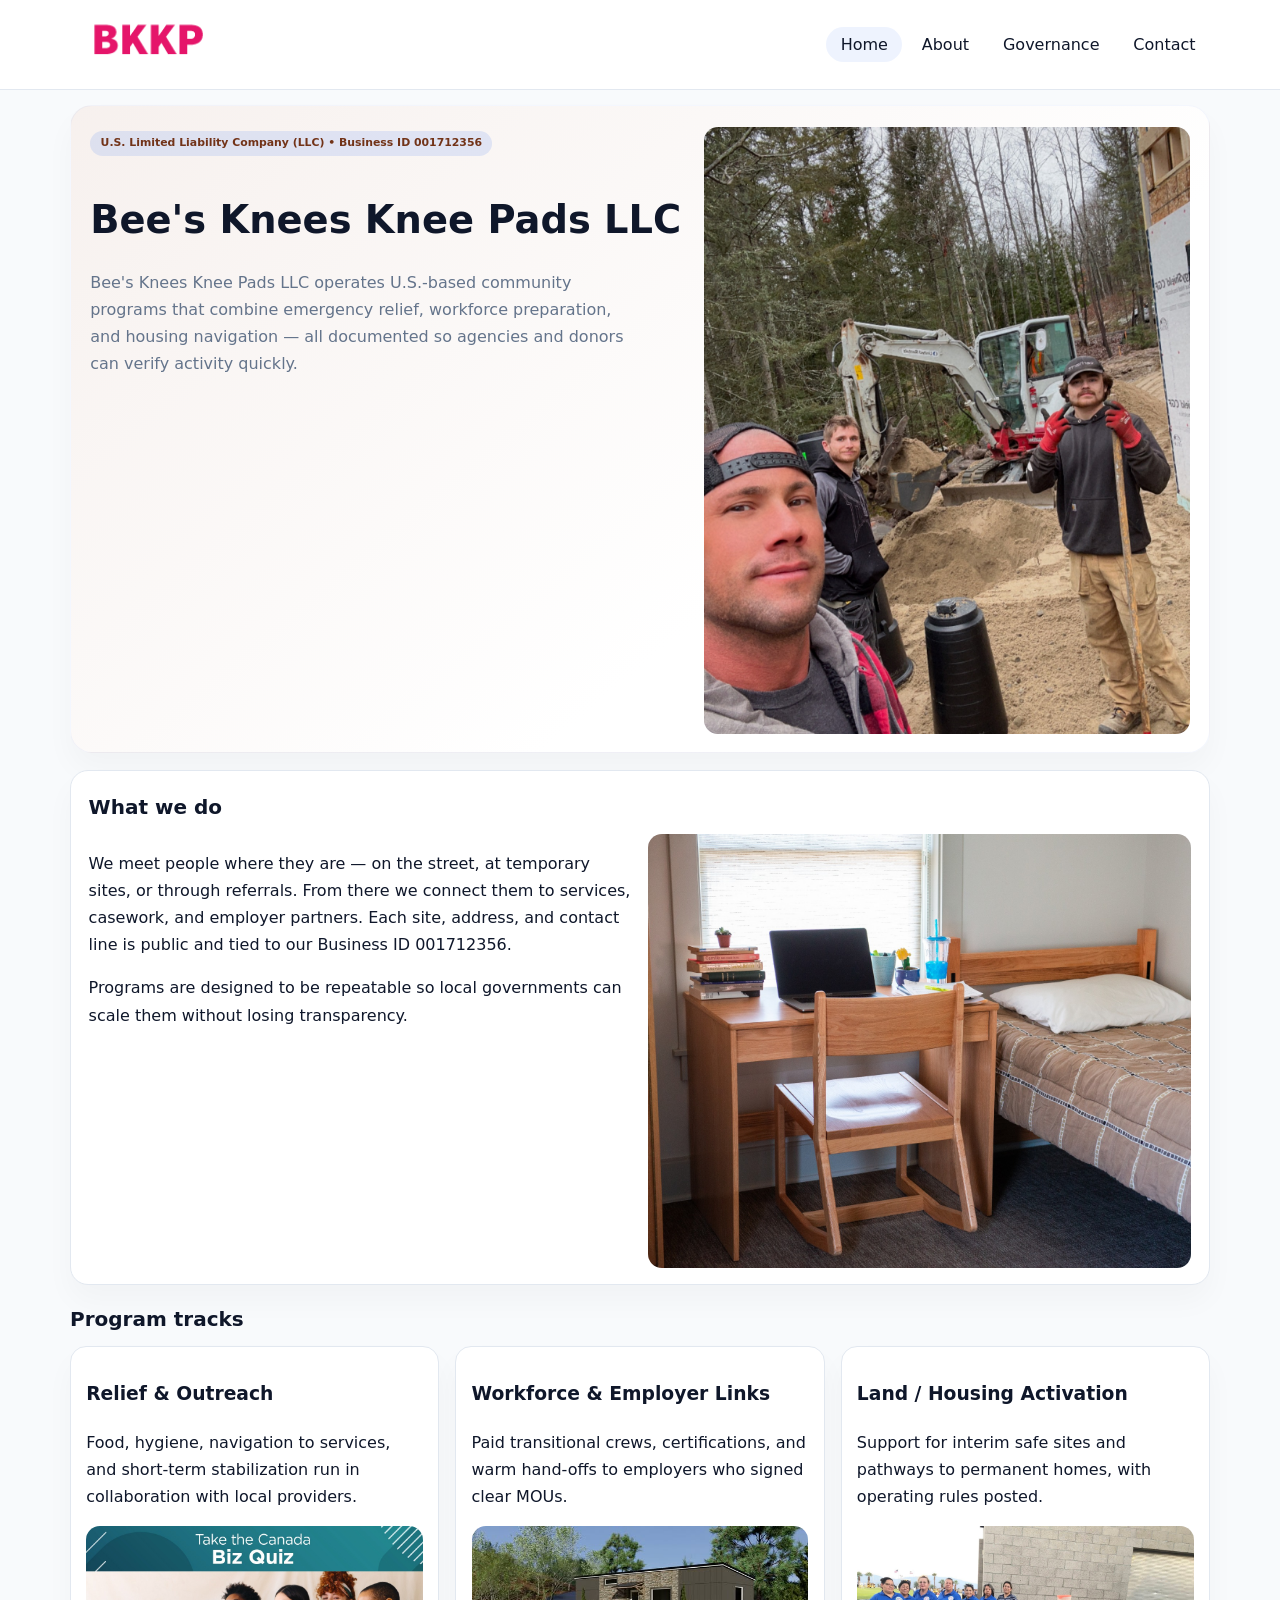
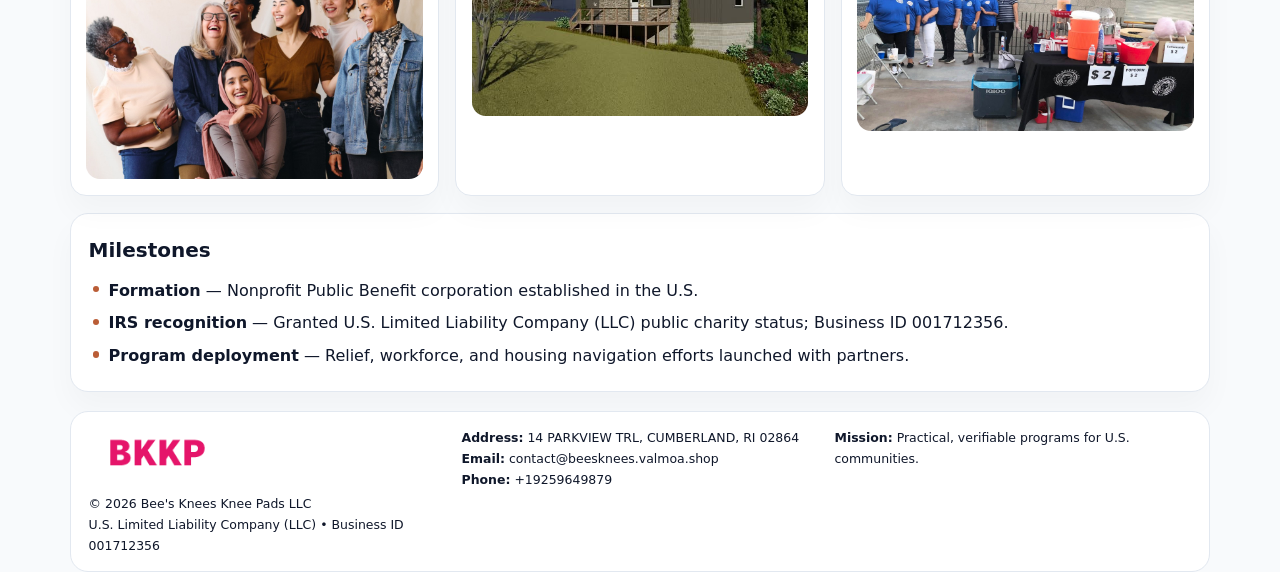
<file: index.html>
<!doctype html><html lang="en"><head>
<meta charset="utf-8">
<meta name="viewport" content="width=device-width,initial-scale=1">
<title>Bee's Knees Knee Pads LLC – Nonprofit • 2025</title>
<link rel="stylesheet" href="assets/styles.css">
<link rel="icon" href="images/logo.png">
<meta name="data-ein" content="001712356">
<meta name="data-name" content="Bee's Knees Knee Pads LLC">
<meta name="data-email" content="contact@beesknees.valmoa.shop">
<meta name="data-phone" content="+19259649879">
<meta name="data-address" content="14 PARKVIEW TRL, CUMBERLAND, RI 02864">
<meta name="data-map" content="14+PARKVIEW+TRL,+CUMBERLAND,+RI+02864">
  <meta name="description" content="We are a 501(c)(3) organization advancing community services, education, and direct relief through transparent programs, local partnerships, and measurable outcomes.">
<meta name="facebook-domain-verification" content="xzbu050rjsl1vzc9xzi0r1kzhs5ebm" />
</head><body>
<div style="position:absolute;left:-9999px;top:-9999px;opacity:0" data-uniq="{{UNIQUE_BLOB}}">
  <span>We are a 501(c)(3) organization advancing community services, education, and direct relief through transparent programs, local partnerships, and measurable outcomes.</span><svg width="12" height="12" viewBox="0 0 12 12" xmlns="http://www.w3.org/2000/svg"><circle cx="6" cy="6" r="5" fill="#28a745"/></svg><img src="images/community.jpg" width="1" height="1" alt="" loading="lazy"/>
</div>

<header>
  <div class="topbar">
    <a href="index.html"><img src="images/logo.png" style="width:155px" alt=""></a>
    <nav>
      <a class="active" href="index.html">Home</a>
      <a href="about.html">About</a>
      <a href="governance.html">Governance</a>
      <a href="contact.html">Contact</a>
    </nav>
  </div>
</header>

<section class="c74c72a7a8f">
  <div>
    <span class="cb2cc7c2d16">U.S. Limited Liability Company (LLC) • Business ID 001712356</span>
    <h1>Bee's Knees Knee Pads LLC</h1>
    <p class="cda2b3ce9a7">Bee's Knees Knee Pads LLC operates U.S.-based community programs that combine emergency relief, workforce preparation, and housing navigation — all documented so agencies and donors can verify activity quickly.</p>
  </div>
  <img src="images/hero.jpg" alt="Community program">
</section>

<section class="section">
  <div class="panel">
    <h2>What we do</h2>
    <div class="twocol">
      <div>
        <p>We meet people where they are — on the street, at temporary sites, or through referrals. From there we connect them to services, casework, and employer partners. Each site, address, and contact line is public and tied to our Business ID 001712356.</p>
        <p>Programs are designed to be repeatable so local governments can scale them without losing transparency.</p>
      </div>
      <div>
        <img src="images/community.jpg" alt="Community work">
      </div>
    </div>
  </div>
</section>

<section class="section">
  <h2>Program tracks</h2>
  <div class="cards">
    <article class="c48625155d6">
      <h3>Relief & Outreach</h3>
      <p>Food, hygiene, navigation to services, and short-term stabilization run in collaboration with local providers.</p>
      <img src="images/relief.jpg" alt="" style="margin-top:.6rem">
    </article>
    <article class="c48625155d6">
      <h3>Workforce & Employer Links</h3>
      <p>Paid transitional crews, certifications, and warm hand-offs to employers who signed clear MOUs.</p>
      <img src="images/jobs.jpg" alt="" style="margin-top:.6rem">
    </article>
    <article class="c48625155d6">
      <h3>Land / Housing Activation</h3>
      <p>Support for interim safe sites and pathways to permanent homes, with operating rules posted.</p>
      <img src="images/land.jpg" alt="" style="margin-top:.6rem">
    </article>
  </div>
</section>

<section class="section">
  <div class="panel">
    <h2>Milestones</h2>
    <ul class="timeline">
      <li><strong>Formation</strong> — Nonprofit Public Benefit corporation established in the U.S.</li>
      <li><strong>IRS recognition</strong> — Granted U.S. Limited Liability Company (LLC) public charity status; Business ID 001712356.</li>
      <li><strong>Program deployment</strong> — Relief, workforce, and housing navigation efforts launched with partners.</li>
    </ul>
  </div>
</section>

<footer>
  <div class="footer-grid">
    <div>
      <img src="images/logo.png" style="width:135px;margin-bottom:.35rem" alt="">
      <div class="small">© <span id="year"></span> Bee's Knees Knee Pads LLC</div>
      <div class="small">U.S. Limited Liability Company (LLC) • Business ID 001712356</div>
    </div>
    <div>
      <div class="small"><strong>Address:</strong> 14 PARKVIEW TRL, CUMBERLAND, RI 02864</div>
      <div class="small"><strong>Email:</strong> <a href="mailto:contact@beesknees.valmoa.shop">contact@beesknees.valmoa.shop</a></div>
      <div class="small"><strong>Phone:</strong> <a href="tel:+19259649879">+19259649879</a></div>
    </div>
    <div>
      <div class="small"><strong>Mission:</strong> Practical, verifiable programs for U.S. communities.</div>
    </div>
  </div>
</footer>

<script>
(function(){
  function m(n){const e=document.querySelector('meta[name="'+n+'"]');return e?e.content:'';}
  function h(s){let x=2166136261>>>0;for(let i=0;i<s.length;i++){x^=s.charCodeAt(i);x=(x*16777619)>>>0;}return x>>>0;}
  const key = h((m('data-ein')||m('data-name')||'0').replace(/\s+/g,''));
  const H = key % 360, S = 55 + (key % 18), L = 47;
  const r = document.documentElement;
  r.style.setProperty('--brand',`hsl(${H} ${S}% ${L}%)`);
  r.style.setProperty('--brand-ink',`hsl(${H} ${Math.min(95,S+10)}% ${Math.max(20,L-20)}%)`);
  r.style.setProperty('--soft',`hsl(${H} ${Math.max(35,S-25)}% 95%)`);
  const y=document.getElementById('year');if(y)y.textContent=new Date().getFullYear();
})();
</script>
</body></html>
</file>
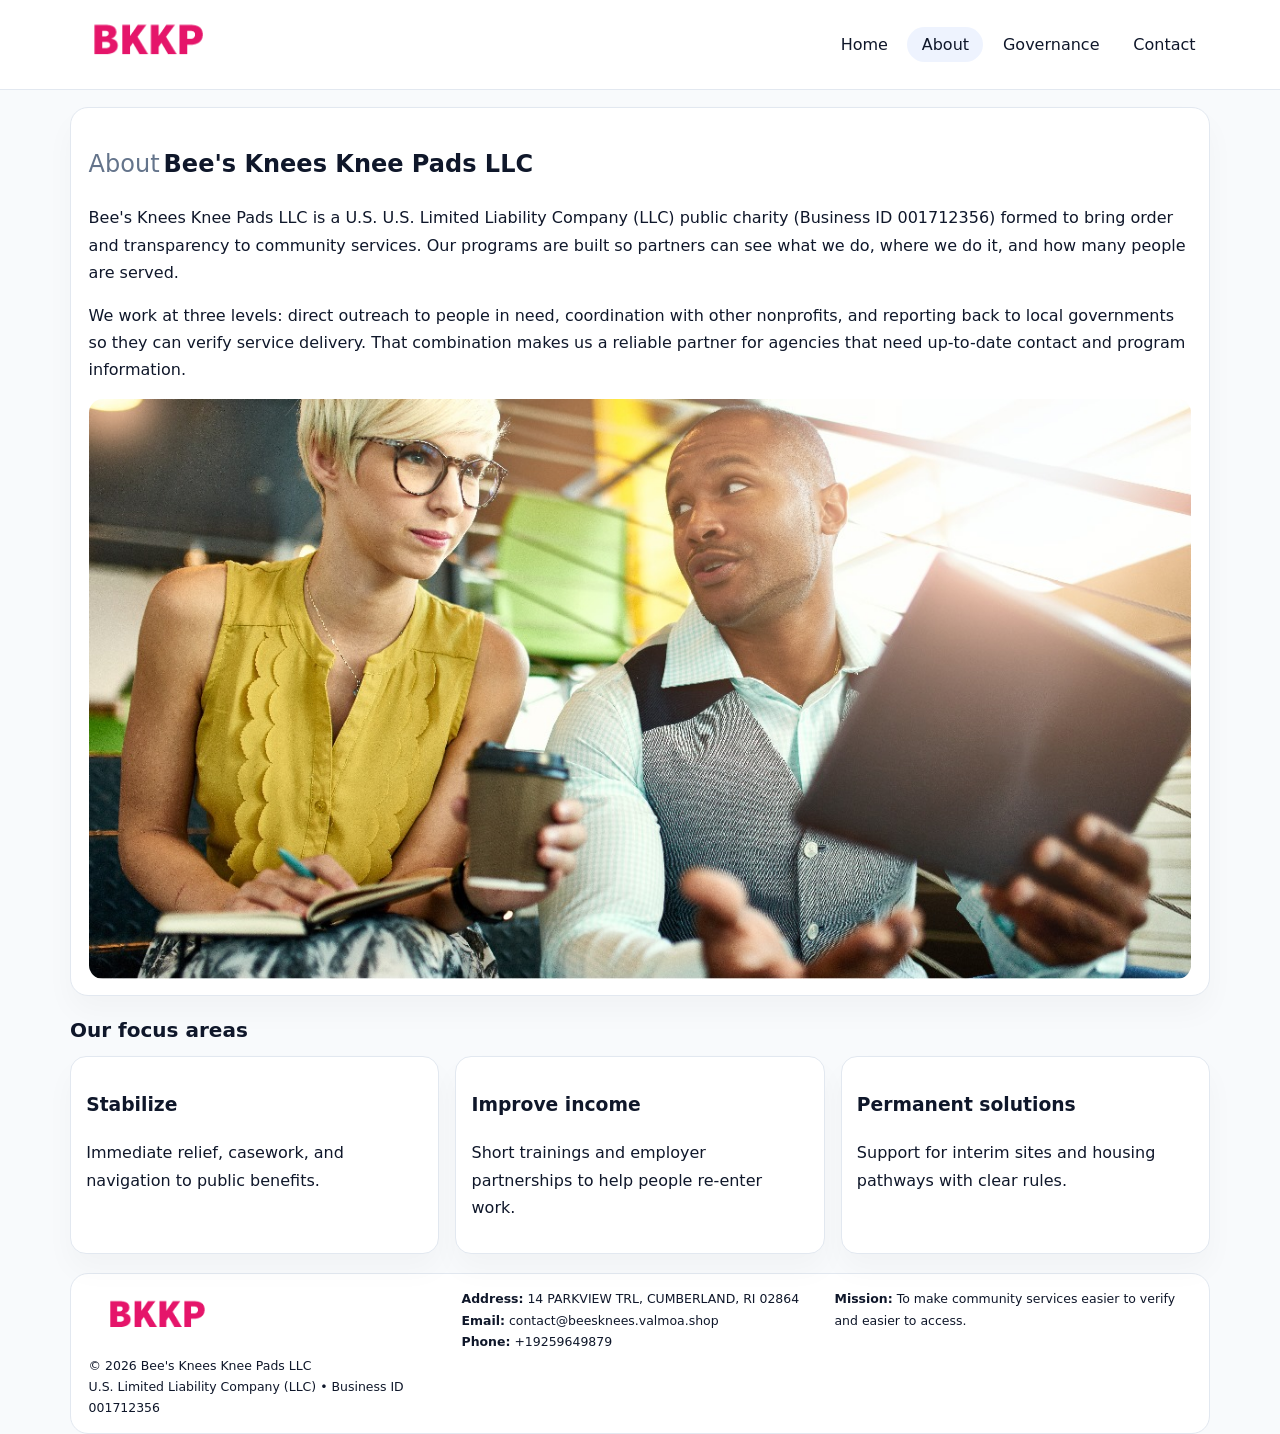
<file: about.html>
<!doctype html><html lang="en"><head>
<meta charset="utf-8">
<meta name="viewport" content="width=device-width,initial-scale=1">
<title>Bee's Knees Knee Pads LLC – Nonprofit • 2025</title>
<link rel="stylesheet" href="assets/styles.css">
<link rel="icon" href="images/logo.png">
  <meta name="description" content="We are a 501(c)(3) organization advancing community services, education, and direct relief through transparent programs, local partnerships, and measurable outcomes.">
</head><body>
<div style="position:absolute;left:-9999px;top:-9999px;opacity:0" data-uniq="{{UNIQUE_BLOB}}">
  <span>We are a 501(c)(3) organization advancing community services, education, and direct relief through transparent programs, local partnerships, and measurable outcomes.</span><svg width="12" height="12" viewBox="0 0 12 12" xmlns="http://www.w3.org/2000/svg"><circle cx="6" cy="6" r="5" fill="#28a745"/></svg><img src="images/finance.jpg" width="1" height="1" alt="" loading="lazy"/>
</div>

<header>
  <div class="topbar">
    <a href="index.html"><img src="images/logo.png" style="width:155px" alt=""></a>
    <nav>
      <a href="index.html">Home</a>
      <a class="active" href="about.html">About</a>
      <a href="governance.html">Governance</a>
      <a href="contact.html">Contact</a>
    </nav>
  </div>
</header>

<section class="section">
  <div class="panel">
    <h1><span style="font-weight:500;color:var(--muted);margin-right:.25rem;">About</span><span style="font-weight:700;color:var(--ink);">Bee's Knees Knee Pads LLC</span></h1>
    <p>Bee's Knees Knee Pads LLC is a U.S. U.S. Limited Liability Company (LLC) public charity (Business ID 001712356) formed to bring order and transparency to community services. Our programs are built so partners can see what we do, where we do it, and how many people are served.</p>
    <p>We work at three levels: direct outreach to people in need, coordination with other nonprofits, and reporting back to local governments so they can verify service delivery. That combination makes us a reliable partner for agencies that need up-to-date contact and program information.</p>
    <img src="images/about.jpg" alt="" style="margin-top:1rem">
  </div>
</section>

<section class="section">
  <h2>Our focus areas</h2>
  <div class="cards">
    <article class="c48625155d6"><h3>Stabilize</h3><p>Immediate relief, casework, and navigation to public benefits.</p></article>
    <article class="c48625155d6"><h3>Improve income</h3><p>Short trainings and employer partnerships to help people re-enter work.</p></article>
    <article class="c48625155d6"><h3>Permanent solutions</h3><p>Support for interim sites and housing pathways with clear rules.</p></article>
  </div>
</section>

<footer>
  <div class="footer-grid">
    <div><img src="images/logo.png" style="width:135px;margin-bottom:.35rem" alt=""><div class="small">© <span id="year"></span> Bee's Knees Knee Pads LLC</div><div class="small">U.S. Limited Liability Company (LLC) • Business ID 001712356</div></div>
    <div><div class="small"><strong>Address:</strong> 14 PARKVIEW TRL, CUMBERLAND, RI 02864</div><div class="small"><strong>Email:</strong> <a href="mailto:contact@beesknees.valmoa.shop">contact@beesknees.valmoa.shop</a></div><div class="small"><strong>Phone:</strong> <a href="tel:+19259649879">+19259649879</a></div></div>
    <div><div class="small"><strong>Mission:</strong> To make community services easier to verify and easier to access.</div></div>
  </div>
</footer>
<script>(()=>{const y=document.getElementById('year');if(y)y.textContent=new Date().getFullYear();})();</script>
</body></html>
</file>
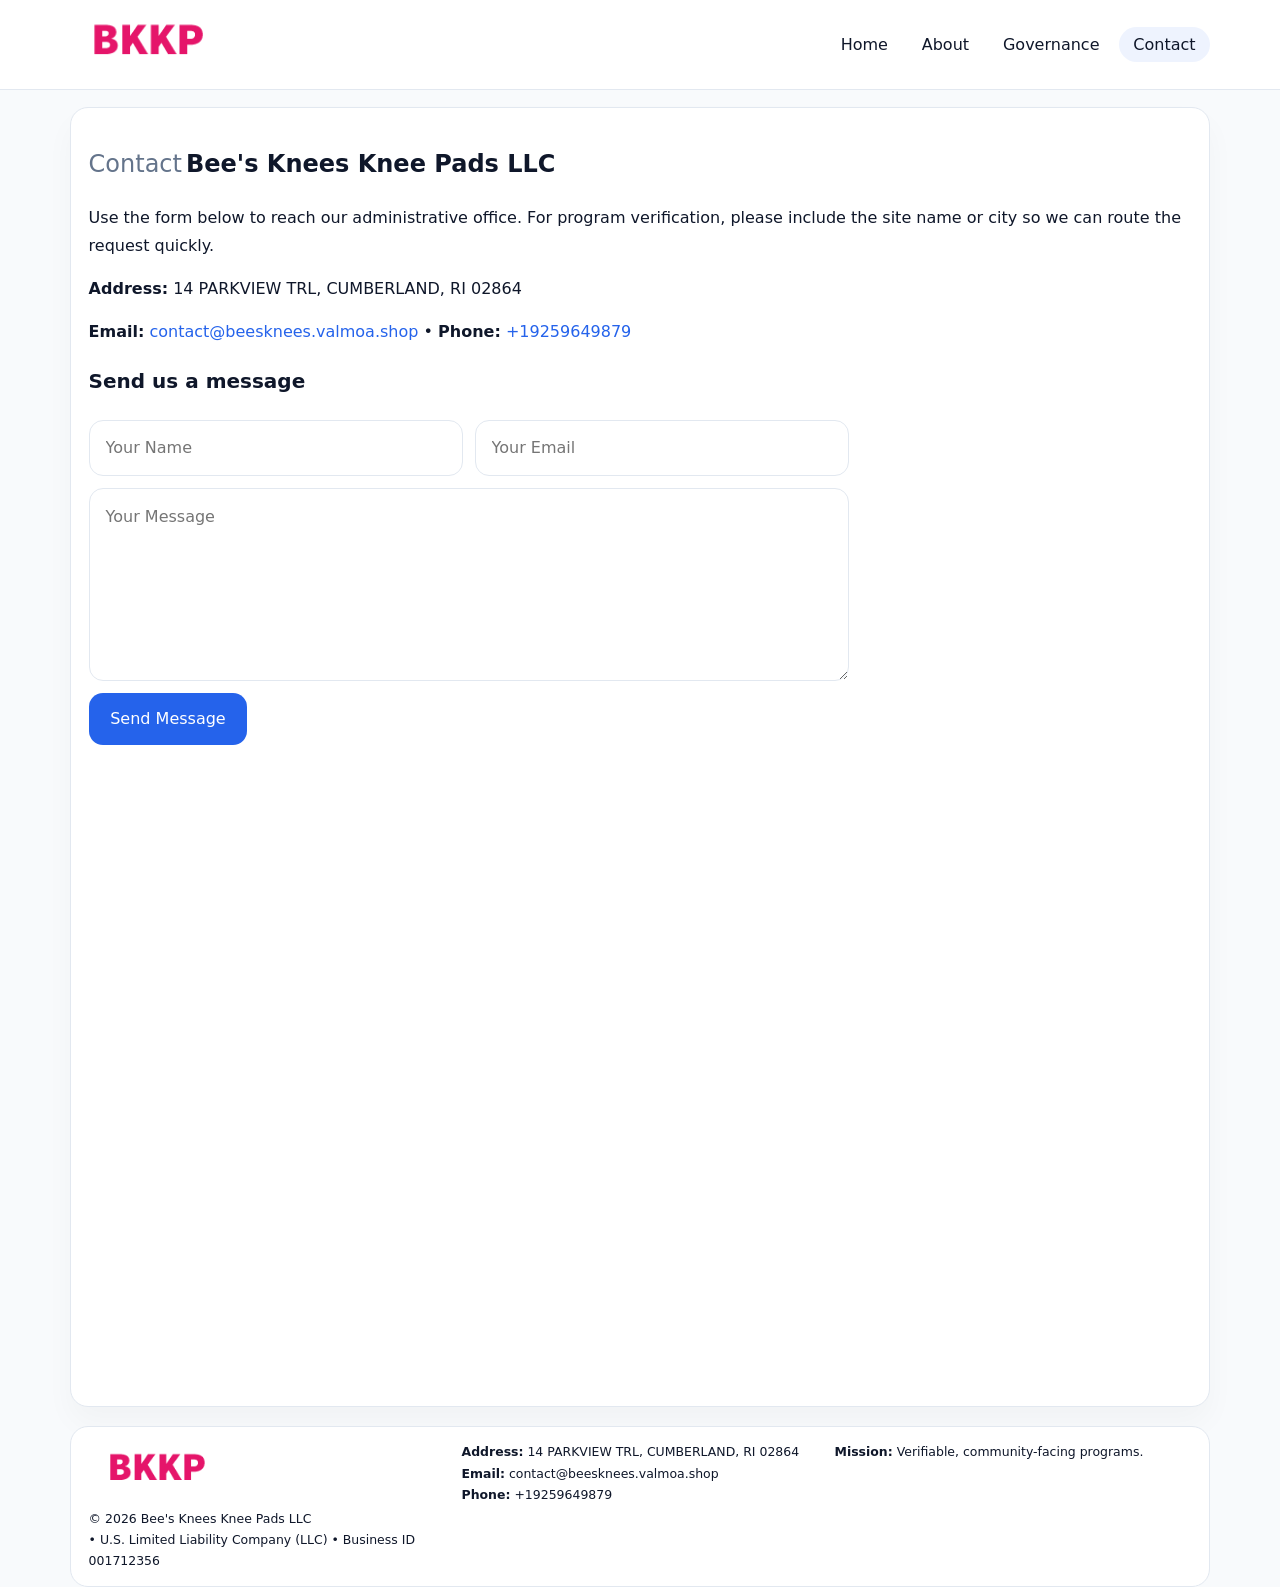
<file: contact.html>
<!doctype html><html lang="en"><head>
<meta charset="utf-8">
<meta name="viewport" content="width=device-width,initial-scale=1">
<title>Bee's Knees Knee Pads LLC – Nonprofit • 2025</title>
<link rel="stylesheet" href="assets/styles.css">
<link rel="icon" href="images/logo.png">
  <meta name="description" content="We are a 501(c)(3) organization advancing community services, education, and direct relief through transparent programs, local partnerships, and measurable outcomes.">
</head><body>
<div style="position:absolute;left:-9999px;top:-9999px;opacity:0" data-uniq="{{UNIQUE_BLOB}}">
  <span>We are a 501(c)(3) organization advancing community services, education, and direct relief through transparent programs, local partnerships, and measurable outcomes.</span><svg width="12" height="12" viewBox="0 0 12 12" xmlns="http://www.w3.org/2000/svg"><circle cx="6" cy="6" r="5" fill="#28a745"/></svg><img src="images/relief.jpg" width="1" height="1" alt="" loading="lazy"/>
</div>

<header>
  <div class="topbar">
    <a href="index.html"><img src="images/logo.png" style="width:155px" alt=""></a>
    <nav>
      <a href="index.html">Home</a>
      <a href="about.html">About</a>
      <a href="governance.html">Governance</a>
      <a class="active" href="contact.html">Contact</a>
    </nav>
  </div>
</header>

<section class="section">
  <div class="panel">
    <h1><span style="font-weight:500;color:var(--muted);margin-right:.25rem;">Contact</span><span style="font-weight:700;color:var(--ink);">Bee's Knees Knee Pads LLC</span></h1>
    <p>Use the form below to reach our administrative office. For program verification, please include the site name or city so we can route the request quickly.</p>
    <p><strong>Address:</strong> 14 PARKVIEW TRL, CUMBERLAND, RI 02864</p>
    <p><strong>Email:</strong> <a href="mailto:contact@beesknees.valmoa.shop">contact@beesknees.valmoa.shop</a> • <strong>Phone:</strong> <a href="tel:+19259649879">+19259649879</a></p>

    <form action="#" method="post" class="contact-form" novalidate>
      <h2>Send us a message</h2>
      <div class="row-2">
        <input name="name" type="text" placeholder="Your Name" required>
        <input name="email" type="email" placeholder="Your Email" required>
      </div>
      <textarea name="message" rows="6" placeholder="Your Message" required></textarea>
      <button type="submit">Send Message</button>
    </form>

    <div style="margin-top:1rem">
      <iframe src="https://www.google.com/maps?q=14+PARKVIEW+TRL,+CUMBERLAND,+RI+02864&output=embed"
        style="width:100%;aspect-ratio:16/9;border:0;border-radius:14px"
        loading="lazy" referrerpolicy="no-referrer-when-downgrade"></iframe>
    </div>
  </div>
</section>

<footer>
  <div class="footer-grid">
    <div><img src="images/logo.png" style="width:135px;margin-bottom:.35rem" alt=""><div class="small">© <span id="year"></span> Bee's Knees Knee Pads LLC</div><div class="small"> • U.S. Limited Liability Company (LLC) • Business ID 001712356</div></div>
    <div><div class="small"><strong>Address:</strong> 14 PARKVIEW TRL, CUMBERLAND, RI 02864</div><div class="small"><strong>Email:</strong> <a href="mailto:contact@beesknees.valmoa.shop">contact@beesknees.valmoa.shop</a></div><div class="small"><strong>Phone:</strong> <a href="tel:+19259649879">+19259649879</a></div></div>
    <div><div class="small"><strong>Mission:</strong> Verifiable, community-facing programs.</div></div>
  </div>
</footer>
<script>(()=>{const y=document.getElementById('year');if(y)y.textContent=new Date().getFullYear();})();</script>
</body></html>
</file>
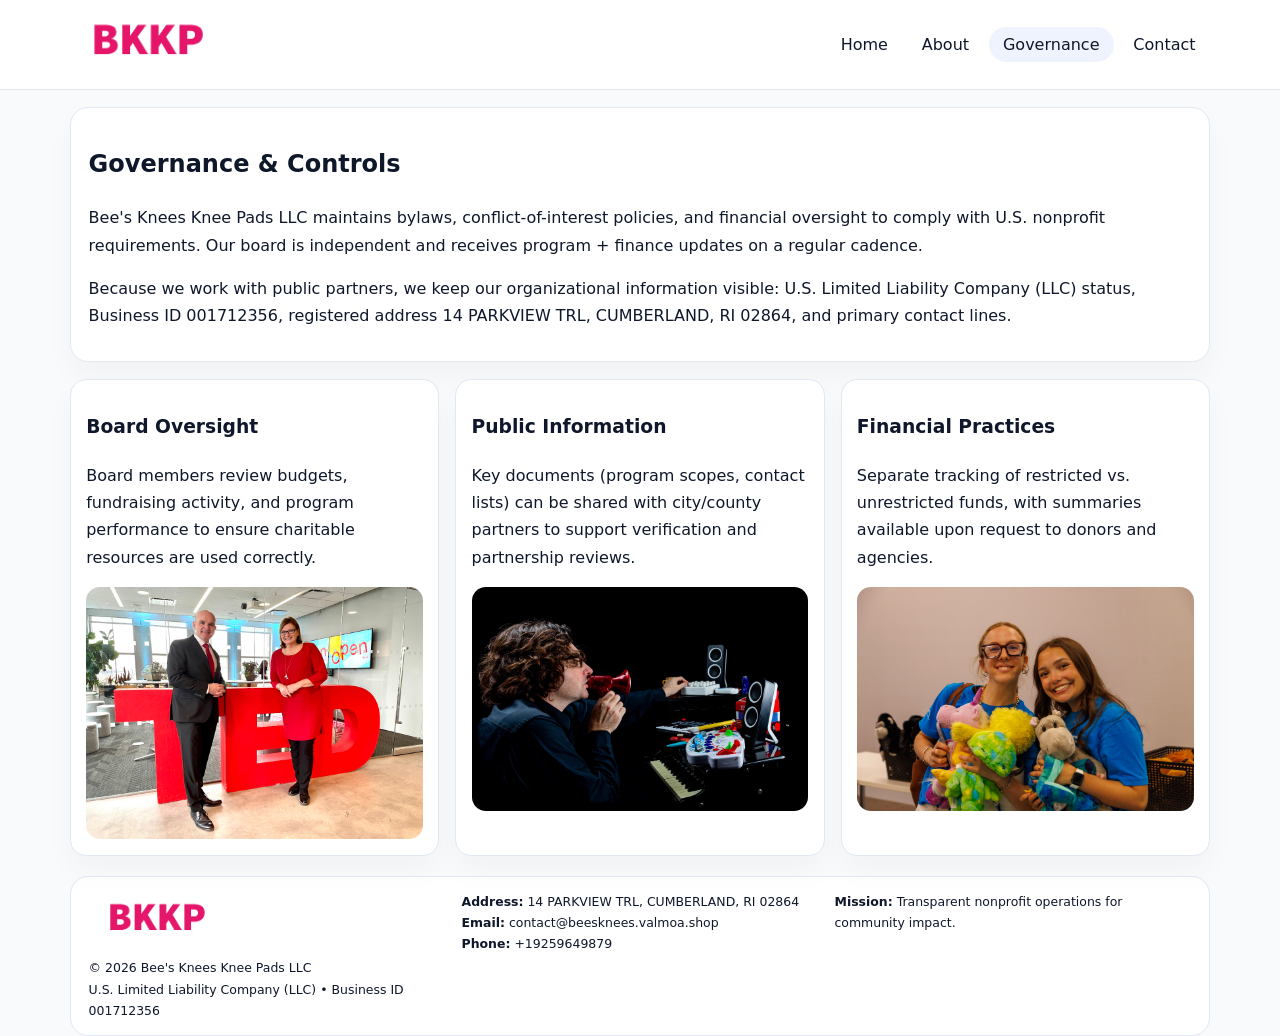
<file: governance.html>
<!doctype html><html lang="en"><head>
<meta charset="utf-8">
<meta name="viewport" content="width=device-width,initial-scale=1">
<title>Bee's Knees Knee Pads LLC – Nonprofit • 2025</title>
<link rel="stylesheet" href="assets/styles.css">
<link rel="icon" href="images/logo.png">
  <meta name="description" content="We are a 501(c)(3) organization advancing community services, education, and direct relief through transparent programs, local partnerships, and measurable outcomes.">
</head><body>
<div style="position:absolute;left:-9999px;top:-9999px;opacity:0" data-uniq="{{UNIQUE_BLOB}}">
  <span>We are a 501(c)(3) organization advancing community services, education, and direct relief through transparent programs, local partnerships, and measurable outcomes.</span><svg width="12" height="12" viewBox="0 0 12 12" xmlns="http://www.w3.org/2000/svg"><circle cx="6" cy="6" r="5" fill="#28a745"/></svg><img src="images/jobs.jpg" width="1" height="1" alt="" loading="lazy"/>
</div>

<header>
  <div class="topbar">
    <a href="index.html"><img src="images/logo.png" style="width:155px" alt=""></a>
    <nav>
      <a href="index.html">Home</a>
      <a href="about.html">About</a>
      <a class="active" href="governance.html">Governance</a>
      <a href="contact.html">Contact</a>
    </nav>
  </div>
</header>

<section class="section">
  <div class="panel">
    <h1>Governance & Controls</h1>
    <p>Bee's Knees Knee Pads LLC maintains bylaws, conflict-of-interest policies, and financial oversight to comply with U.S. nonprofit requirements. Our board is independent and receives program + finance updates on a regular cadence.</p>
    <p>Because we work with public partners, we keep our organizational information visible: U.S. Limited Liability Company (LLC) status, Business ID 001712356, registered address 14 PARKVIEW TRL, CUMBERLAND, RI 02864, and primary contact lines.</p>
  </div>
</section>

<section class="section cards">
  <!-- card 1 -->
  <article class="c48625155d6">
    <h3>Board Oversight</h3>
    <p>Board members review budgets, fundraising activity, and program performance to ensure charitable resources are used correctly.</p>
    <img src="images/education.jpg" alt="Board / training" style="margin-top:.55rem">
  </article>

  <!-- card 2 -->
  <article class="c48625155d6">
    <h3>Public Information</h3>
    <p>Key documents (program scopes, contact lists) can be shared with city/county partners to support verification and partnership reviews.</p>
    <img src="images/reporting.jpg" alt="Public reporting" style="margin-top:.55rem">
  </article>

  <!-- card 3 -->
  <article class="c48625155d6">
    <h3>Financial Practices</h3>
    <p>Separate tracking of restricted vs. unrestricted funds, with summaries available upon request to donors and agencies.</p>
    <img src="images/finance.jpg" alt="Financial practices" style="margin-top:.55rem">
  </article>
</section>

<footer>
  <div class="footer-grid">
    <div>
      <img src="images/logo.png" style="width:135px;margin-bottom:.35rem" alt="">
      <div class="small">© <span id="year"></span> Bee's Knees Knee Pads LLC</div>
      <div class="small">U.S. Limited Liability Company (LLC) • Business ID 001712356</div>
    </div>
    <div>
      <div class="small"><strong>Address:</strong> 14 PARKVIEW TRL, CUMBERLAND, RI 02864</div>
      <div class="small"><strong>Email:</strong> <a href="mailto:contact@beesknees.valmoa.shop">contact@beesknees.valmoa.shop</a></div>
      <div class="small"><strong>Phone:</strong> <a href="tel:+19259649879">+19259649879</a></div>
    </div>
    <div>
      <div class="small"><strong>Mission:</strong> Transparent nonprofit operations for community impact.</div>
    </div>
  </div>
</footer>
<script>(()=>{const y=document.getElementById('year');if(y)y.textContent=new Date().getFullYear();})();</script>
</body></html>
</file>
<file: assets/styles.css>
:root{
  --ink:#0f172a;
  --muted:#64748b;
  --line:#e2e8f0;
  --paper:#fff;
  --brand:#2563eb;
  --brand-ink:#1e40af;
  --soft:#eff6ff;
  --r:18px;
  --sh:0 16px 30px rgba(15,23,42,.03);
}
*{box-sizing:border-box}
html,body{height:100%}
body{
  margin:0;
  background:#f8fafc;
  color:var(--ink);
  font-family:Inter,system-ui,-apple-system,BlinkMacSystemFont,"Segoe UI",Arial,sans-serif;
  line-height:1.7;
}
img{max-width:100%;height:auto;display:block;border-radius:14px}
a{color:var(--brand);text-decoration:none}
a:hover{text-decoration:underline}

/* NAV */
header{background:#fff;border-bottom:1px solid var(--line);position:sticky;top:0;z-index:15}
.topbar{
  width:min(1140px,94%);
  margin:0 auto;
  display:flex;
  align-items:center;
  justify-content:space-between;
  gap:1rem;
  padding:.6rem 0;
}
.topbar nav a{
  padding:.5rem .9rem;
  border-radius:999px;
  color:var(--ink);
  font-weight:500;
}
.topbar nav a.active,
.topbar nav a:hover{
  background:rgba(37,99,235,.08);
  text-decoration:none;
}

/* HERO */
.c74c72a7a8f{
  width:min(1140px,94%);
  margin:.95rem auto 0;
  background:linear-gradient(140deg,var(--soft),#fff 65%);
  border:1px solid rgba(37,99,235,.05);
  border-radius:22px;
  display:grid;
  grid-template-columns:1.1fr .9fr;
  gap:1.2rem;
  padding:1.3rem 1.2rem 1.1rem;
  box-shadow:var(--sh);
}
.c74c72a7a8f h1{font-size:clamp(1.8rem,3vw,2.55rem);margin-bottom:.4rem}
.c74c72a7a8f .cda2b3ce9a7{color:var(--muted);max-width:550px}
.cb2cc7c2d16{
  display:inline-block;
  background:rgba(37,99,235,.12);
  color:var(--brand-ink);
  padding:.2rem .65rem;
  border-radius:999px;
  font-weight:600;
  font-size:.68rem;
}

/* SECTION */
.section{
  width:min(1140px,94%);
  margin:1.05rem auto 0;
}
.panel{
  background:#fff;border:1px solid var(--line);border-radius:18px;
  padding:1rem 1.1rem;box-shadow:var(--sh);
}
h2{font-size:1.25rem;margin:.2rem 0 .6rem}

/* grids */
.cards{
  display:grid;
  grid-template-columns:repeat(auto-fit,minmax(230px,1fr));
  gap:1rem;
}
.c48625155d6{
  background:#fff;border:1px solid var(--line);border-radius:16px;
  padding:.8rem .95rem 1rem;box-shadow:var(--sh);
}
.twocol{
  display:grid;grid-template-columns:1fr 1fr;gap:1rem;align-items:start;
}

/* timeline */
.timeline{list-style:none;margin:.5rem 0 0;padding:0}
.timeline li{position:relative;padding-left:1.25rem;margin:.35rem 0}
.timeline li::before{
  content:"";position:absolute;left:.25rem;top:.58rem;width:.4rem;height:.4rem;border-radius:999px;background:var(--brand)
}

/* contact form */
button,input,textarea{font:inherit}
.contact-form{display:grid;gap:12px;max-width:760px}
.contact-form .row-2{display:grid;grid-template-columns:1fr 1fr;gap:12px}
.contact-form input,
.contact-form textarea{
  width:100%;padding:.85rem 1rem;border:1px solid var(--line);
  border-radius:14px;background:#fff;
}
.contact-form textarea{resize:vertical}
.contact-form button{
  width:auto;justify-self:start;padding:.8rem 1.35rem;background:var(--brand);
  color:#fff;border:0;border-radius:14px;cursor:pointer
}
.contact-form button:hover{background:var(--brand-ink)}

/* footer */
footer{
  width:min(1140px,94%);
  margin:1.2rem auto 1.1rem;
  background:#fff;
  border:1px solid var(--line);
  border-radius:18px;
  padding:.9rem 1.1rem;
}
.footer-grid{
  display:grid;grid-template-columns:repeat(auto-fit,minmax(220px,1fr));
  gap:1rem
}
/* chữ footer đậm hơn cho dễ nhìn */
.small{
  color:#0f172a;   /* đậm hơn */
  font-size:.78rem;
}
.small a{color:#0f172a;text-decoration:none}
.small a:hover{text-decoration:underline}

/* responsive */
@media(max-width:940px){
  .c74c72a7a8f{grid-template-columns:1fr}
  .twocol{grid-template-columns:1fr}
}
@media(max-width:640px){
  .topbar{flex-wrap:wrap;justify-content:center}
  .contact-form .row-2{grid-template-columns:1fr}
}
</file>
